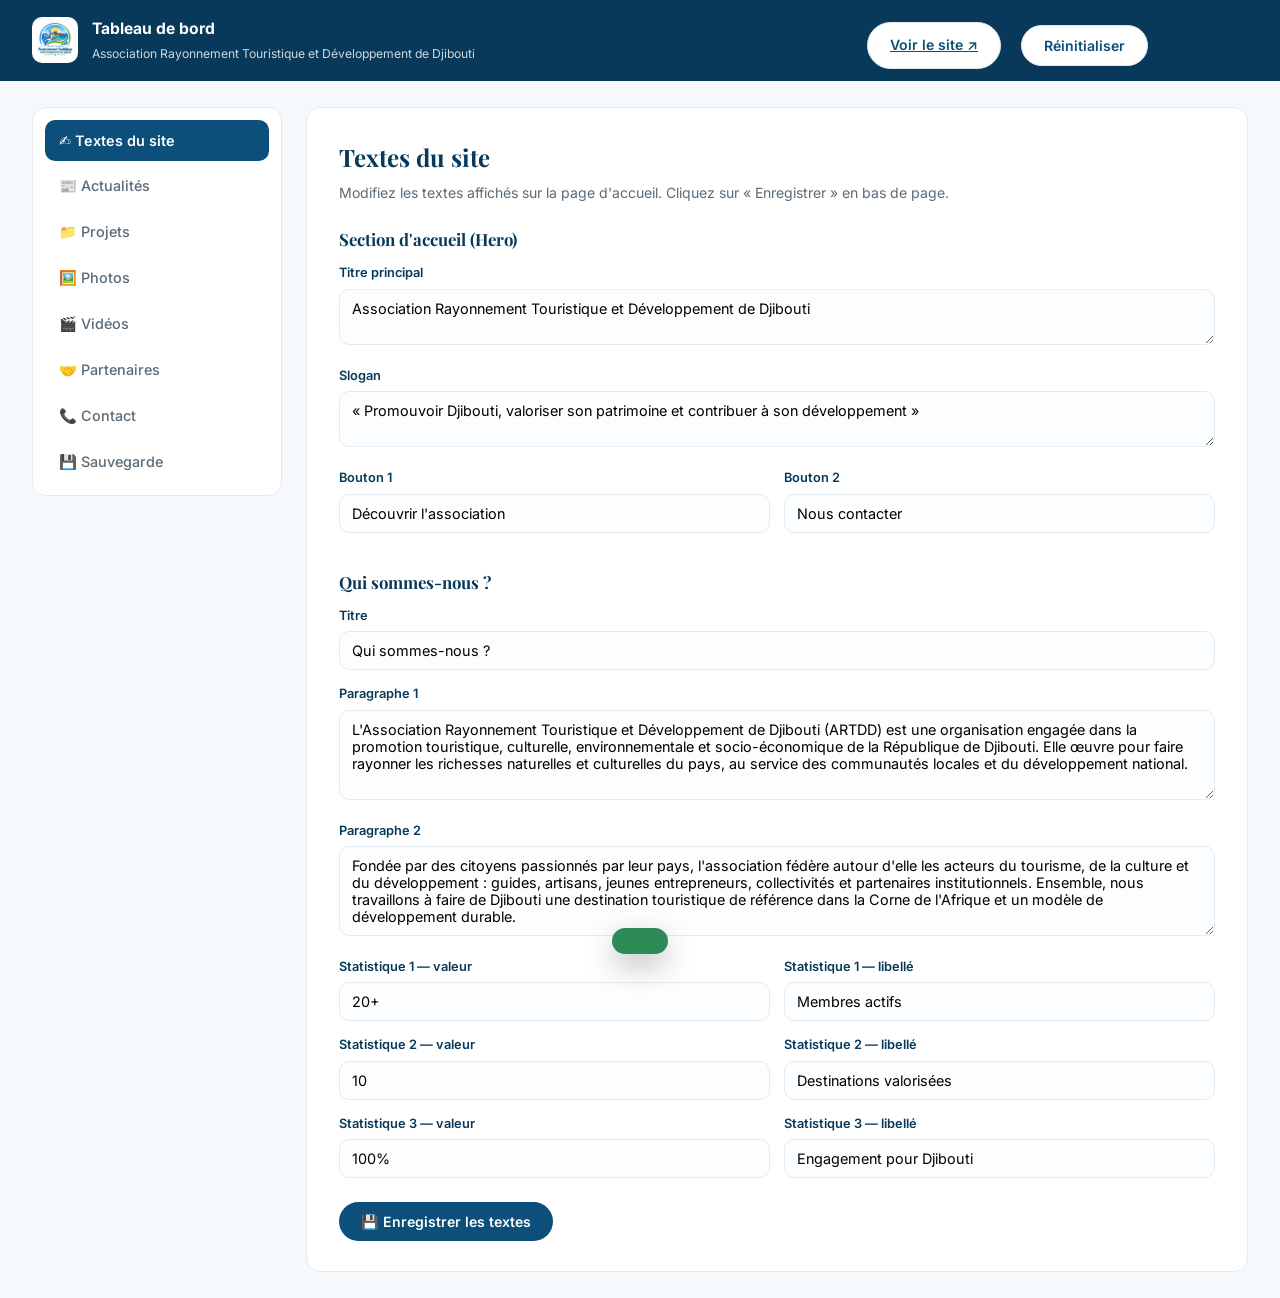
<file: admin.html>
<!DOCTYPE html>
<html lang="fr">
<head>
  <meta charset="UTF-8">
  <meta name="viewport" content="width=device-width, initial-scale=1.0">
  <title>Tableau de bord — ARTD Djibouti</title>
  <meta name="robots" content="noindex, nofollow">
  <link rel="icon" type="image/png" href="assets/logo.png">
  <link href="https://fonts.googleapis.com/css2?family=Inter:wght@400;500;600;700&family=Playfair+Display:wght@600;700&display=swap" rel="stylesheet">
  <link rel="stylesheet" href="css/admin.css">
</head>
<body>

  <header class="admin-topbar">
    <div class="admin-topbar-inner">
      <img src="assets/logo.png" alt="Logo de l'association" class="admin-logo">
      <div>
        <strong>Tableau de bord</strong>
        <span>Association Rayonnement Touristique et Développement de Djibouti</span>
      </div>
      <div class="topbar-actions">
        <a href="index.html" target="_blank" class="admin-btn ghost">Voir le site ↗</a>
        <button class="admin-btn ghost" id="btnReset">Réinitialiser</button>
        <span class="save-state" id="saveState"></span>
      </div>
    </div>
  </header>

  <div class="admin-layout">
    <nav class="admin-side" aria-label="Sections d'administration">
      <button class="side-link active" data-tab="textes">✍️ Textes du site</button>
      <button class="side-link" data-tab="actualites">📰 Actualités</button>
      <button class="side-link" data-tab="projets">📁 Projets</button>
      <button class="side-link" data-tab="galerie">🖼️ Photos</button>
      <button class="side-link" data-tab="videos">🎬 Vidéos</button>
      <button class="side-link" data-tab="partenaires">🤝 Partenaires</button>
      <button class="side-link" data-tab="contact">📞 Contact</button>
      <button class="side-link" data-tab="sauvegarde">💾 Sauvegarde</button>
    </nav>

    <main class="admin-main">

      <!-- ===== TEXTES ===== -->
      <section class="admin-tab active" id="tab-textes">
        <h2>Textes du site</h2>
        <p class="hint">Modifiez les textes affichés sur la page d'accueil. Cliquez sur « Enregistrer » en bas de page.</p>

        <h3>Section d'accueil (Hero)</h3>
        <div class="admin-form">
          <div class="f-group"><label>Titre principal</label><textarea rows="2" data-bind="hero.titre"></textarea></div>
          <div class="f-group"><label>Slogan</label><textarea rows="2" data-bind="hero.slogan"></textarea></div>
          <div class="f-row">
            <div class="f-group"><label>Bouton 1</label><input type="text" data-bind="hero.btn1"></div>
            <div class="f-group"><label>Bouton 2</label><input type="text" data-bind="hero.btn2"></div>
          </div>
        </div>

        <h3>Qui sommes-nous ?</h3>
        <div class="admin-form">
          <div class="f-group"><label>Titre</label><input type="text" data-bind="quiSommesNous.titre"></div>
          <div class="f-group"><label>Paragraphe 1</label><textarea rows="4" data-bind="quiSommesNous.texte1"></textarea></div>
          <div class="f-group"><label>Paragraphe 2</label><textarea rows="4" data-bind="quiSommesNous.texte2"></textarea></div>
          <div class="f-row">
            <div class="f-group"><label>Statistique 1 — valeur</label><input type="text" data-bind="quiSommesNous.stat1.valeur"></div>
            <div class="f-group"><label>Statistique 1 — libellé</label><input type="text" data-bind="quiSommesNous.stat1.libelle"></div>
          </div>
          <div class="f-row">
            <div class="f-group"><label>Statistique 2 — valeur</label><input type="text" data-bind="quiSommesNous.stat2.valeur"></div>
            <div class="f-group"><label>Statistique 2 — libellé</label><input type="text" data-bind="quiSommesNous.stat2.libelle"></div>
          </div>
          <div class="f-row">
            <div class="f-group"><label>Statistique 3 — valeur</label><input type="text" data-bind="quiSommesNous.stat3.valeur"></div>
            <div class="f-group"><label>Statistique 3 — libellé</label><input type="text" data-bind="quiSommesNous.stat3.libelle"></div>
          </div>
        </div>
        <button class="admin-btn primary save-btn" data-savetab="textes">💾 Enregistrer les textes</button>
      </section>

      <!-- ===== ACTUALITES ===== -->
      <section class="admin-tab" id="tab-actualites">
        <h2>Actualités</h2>
        <p class="hint">Ajoutez, modifiez ou supprimez les articles. Astuce : pour une photo, placez le fichier dans <code>assets/img/</code> et indiquez <code>assets/img/mon-image.jpg</code>.</p>
        <div id="actualitesList" class="items-list"></div>
        <button class="admin-btn primary" id="btnAddActu">➕ Ajouter une actualité</button>
        <button class="admin-btn primary save-btn" data-save="actualites">💾 Enregistrer les actualités</button>
      </section>

      <!-- ===== PROJETS ===== -->
      <section class="admin-tab" id="tab-projets">
        <h2>Projets</h2>
        <p class="hint">Renseignez la photo, le titre, la description, la date, le lieu, les partenaires et l'état de chaque projet.</p>
        <div id="projetsList" class="items-list"></div>
        <button class="admin-btn primary" id="btnAddProjet">➕ Ajouter un projet</button>
        <button class="admin-btn primary save-btn" data-save="projets">💾 Enregistrer les projets</button>
      </section>

      <!-- ===== GALERIE ===== -->
      <section class="admin-tab" id="tab-galerie">
        <h2>Photos</h2>
        <p class="hint">Gérez les photos de la galerie. Catégories : <code>tourisme</code>, <code>culture</code>, <code>patrimoine</code>, <code>evenements</code>, <code>activites</code>, <code>paysages</code>.</p>
        <div id="galerieList" class="items-list"></div>
        <button class="admin-btn primary" id="btnAddPhoto">➕ Ajouter une photo</button>
        <button class="admin-btn primary save-btn" data-save="galerie">💾 Enregistrer la galerie</button>
      </section>

      <!-- ===== VIDEOS ===== -->
      <section class="admin-tab" id="tab-videos">
        <h2>Vidéos</h2>
        <p class="hint">Ajoutez les titres et liens (YouTube, etc.) des vidéos de l'association.</p>
        <div id="videosList" class="items-list"></div>
        <button class="admin-btn primary" id="btnAddVideo">➕ Ajouter une vidéo</button>
        <button class="admin-btn primary save-btn" data-save="videos">💾 Enregistrer les vidéos</button>
      </section>

      <!-- ===== PARTENAIRES ===== -->
      <section class="admin-tab" id="tab-partenaires">
        <h2>Partenaires</h2>
        <p class="hint">Nom du partenaire et chemin du logo (optionnel, ex. <code>assets/img/logo-partenaire.png</code>).</p>
        <div id="partenairesList" class="items-list"></div>
        <button class="admin-btn primary" id="btnAddPartenaire">➕ Ajouter un partenaire</button>
        <button class="admin-btn primary save-btn" data-save="partenaires">💾 Enregistrer les partenaires</button>
      </section>

      <!-- ===== CONTACT ===== -->
      <section class="admin-tab" id="tab-contact">
        <h2>Informations de contact</h2>
        <p class="hint">Ces informations s'affichent dans la page Contact et dans le pied de page.</p>
        <div class="admin-form">
          <div class="f-group"><label>Nom complet de l'association</label><input type="text" data-bind="contact.nom"></div>
          <div class="f-row">
            <div class="f-group"><label>Email</label><input type="text" data-bind="contact.email"></div>
            <div class="f-group"><label>Téléphone 1</label><input type="text" data-bind="contact.tel1"></div>
          </div>
          <div class="f-row">
            <div class="f-group"><label>Téléphone 2</label><input type="text" data-bind="contact.tel2"></div>
            <div class="f-group"><label>Horaires</label><input type="text" data-bind="contact.horaires"></div>
          </div>
          <div class="f-group"><label>Adresse du siège</label><input type="text" data-bind="contact.adresse"></div>
          <h3 style="margin:18px 0 8px">Réseaux sociaux (liens)</h3>
          <div class="f-row">
            <div class="f-group"><label>Facebook</label><input type="text" data-bind="contact.facebook" placeholder="https://facebook.com/..."></div>
            <div class="f-group"><label>YouTube</label><input type="text" data-bind="contact.youtube" placeholder="https://youtube.com/..."></div>
          </div>
          <div class="f-row">
            <div class="f-group"><label>Instagram</label><input type="text" data-bind="contact.instagram" placeholder="https://instagram.com/..."></div>
            <div class="f-group"><label>TikTok</label><input type="text" data-bind="contact.tiktok" placeholder="https://tiktok.com/..."></div>
          </div>
          <div class="f-group"><label>X (Twitter)</label><input type="text" data-bind="contact.x" placeholder="https://x.com/..."></div>
        </div>
        <button class="admin-btn primary save-btn" data-savetab="contact">💾 Enregistrer le contact</button>
      </section>

      <!-- ===== SAUVEGARDE ===== -->
      <section class="admin-tab" id="tab-sauvegarde">
        <h2>Sauvegarde & restauration</h2>
        <p class="hint">Exportez vos contenus pour les conserver ou les transférer, puis importez-les sur un autre ordinateur ou après une mise en ligne.</p>
        <div class="sauvegarde-actions">
          <button class="admin-btn primary" id="btnExport">⬇️ Exporter les contenus (JSON)</button>
          <label class="admin-btn ghost file-label">⬆️ Importer un fichier JSON
            <input type="file" id="fileImport" accept=".json" hidden>
          </label>
        </div>
        <div class="warning">
          <strong>Important :</strong> les modifications sont enregistrées dans ce navigateur. Pensez à exporter régulièrement vos contenus.
          Pour publier le site avec vos contenus, remplacez le fichier <code>js/data.js</code> par le fichier exporté (demandez de l'aide technique si besoin).
        </div>
      </section>

    </main>
  </div>

  <div class="toast" id="toast"></div>

  <script src="js/data.js"></script>
  <script src="js/admin.js"></script>
</body>
</html>
</file>
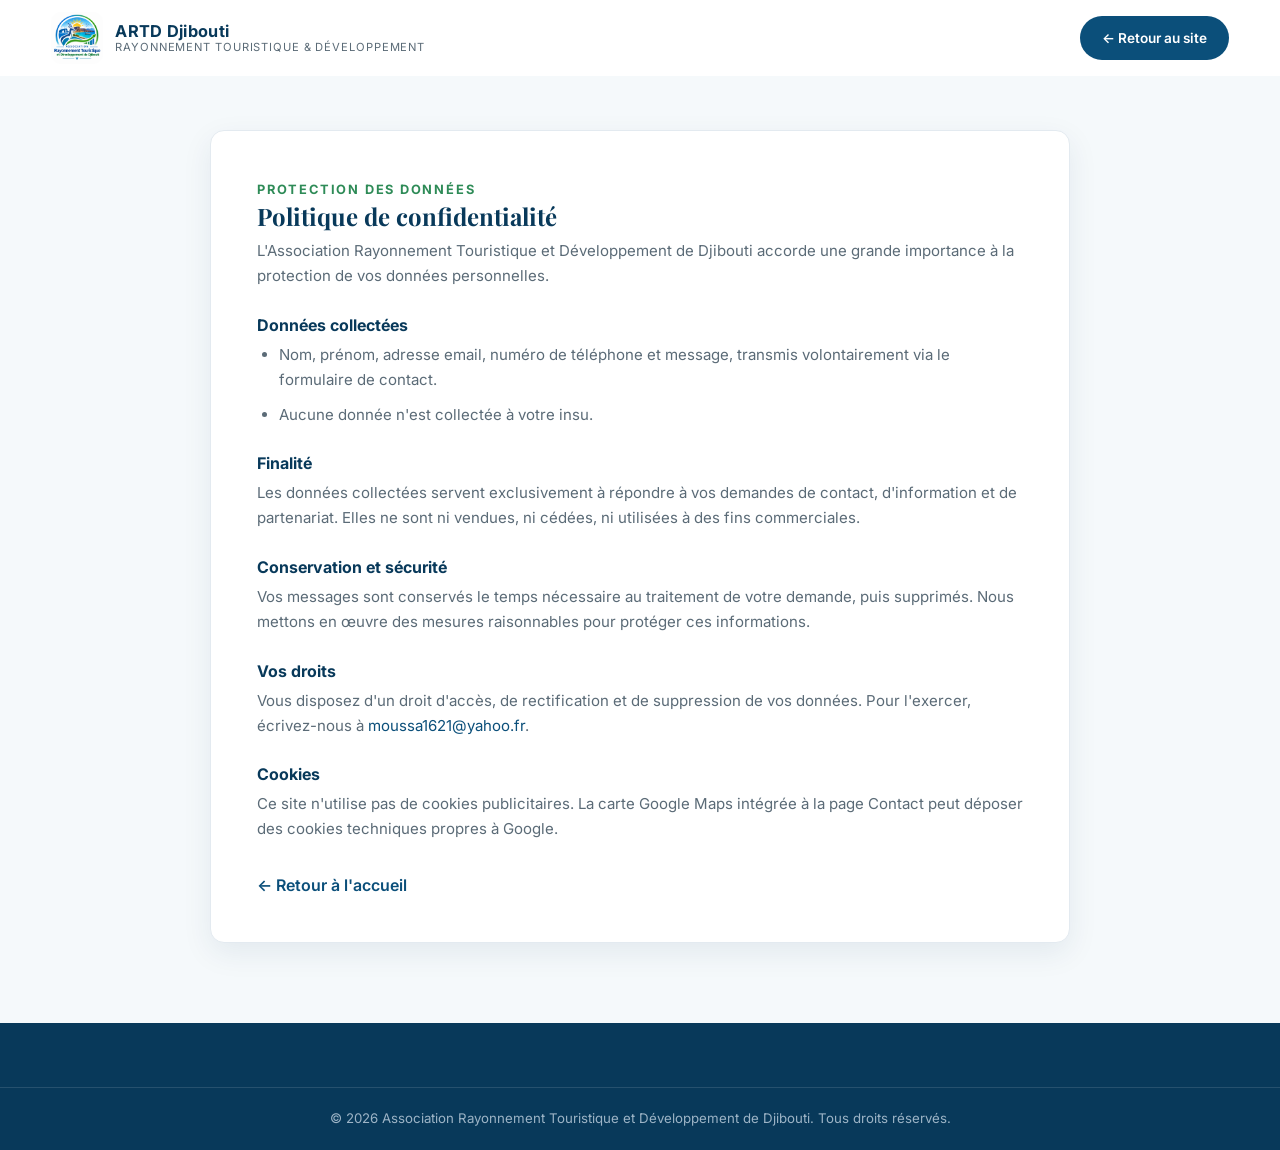
<file: confidentialite.html>
<!DOCTYPE html>
<html lang="fr">
<head>
  <meta charset="UTF-8">
  <meta name="viewport" content="width=device-width, initial-scale=1.0">
  <title>Politique de confidentialité — Association Rayonnement Touristique et Développement de Djibouti</title>
  <meta name="robots" content="index, follow">
  <link rel="icon" type="image/png" href="assets/logo.png">
  <link href="https://fonts.googleapis.com/css2?family=Inter:wght@400;500;600;700&family=Playfair+Display:wght@600;700&display=swap" rel="stylesheet">
  <link rel="stylesheet" href="css/style.css">
  <style>
    .legal-wrap{padding:130px 0 80px}
    .legal-card{background:#fff;border:1px solid var(--line);border-radius:14px;box-shadow:var(--shadow);padding:44px 46px;max-width:860px;margin:0 auto}
    .legal-card h2{margin-bottom:8px}
    .legal-card .kicker{margin-bottom:0}
    .legal-card h3{font-family:var(--font-body);font-size:1rem;margin:26px 0 8px}
    .legal-card p, .legal-card li{color:var(--muted);font-size:.94rem;margin-bottom:10px}
    .legal-card ul{list-style:disc;padding-left:22px}
    .back-link{display:inline-block;margin:20px 0 0;font-weight:600}
  </style>
</head>
<body>

  <header class="site-header">
    <div class="header-inner container">
      <a href="index.html" class="brand">
        <img src="assets/logo.png" alt="Logo de l'association" class="brand-logo">
        <span class="brand-text">
          <strong>ARTD&nbsp;Djibouti</strong>
          <small>Rayonnement Touristique &amp; Développement</small>
        </span>
      </a>
      <a href="index.html" class="btn btn-blue btn-header">← Retour au site</a>
    </div>
  </header>

  <main class="legal-wrap section-alt">
    <div class="container">
      <article class="legal-card">
        <span class="kicker">Protection des données</span>
        <h2>Politique de confidentialité</h2>
        <p>L'Association Rayonnement Touristique et Développement de Djibouti accorde une grande importance à la protection de vos données personnelles.</p>
        <h3>Données collectées</h3>
        <ul>
          <li>Nom, prénom, adresse email, numéro de téléphone et message, transmis volontairement via le formulaire de contact.</li>
          <li>Aucune donnée n'est collectée à votre insu.</li>
        </ul>
        <h3>Finalité</h3>
        <p>Les données collectées servent exclusivement à répondre à vos demandes de contact, d'information et de partenariat. Elles ne sont ni vendues, ni cédées, ni utilisées à des fins commerciales.</p>
        <h3>Conservation et sécurité</h3>
        <p>Vos messages sont conservés le temps nécessaire au traitement de votre demande, puis supprimés. Nous mettons en œuvre des mesures raisonnables pour protéger ces informations.</p>
        <h3>Vos droits</h3>
        <p>Vous disposez d'un droit d'accès, de rectification et de suppression de vos données. Pour l'exercer, écrivez-nous à <a href="mailto:moussa1621@yahoo.fr">moussa1621@yahoo.fr</a>.</p>
        <h3>Cookies</h3>
        <p>Ce site n'utilise pas de cookies publicitaires. La carte Google Maps intégrée à la page Contact peut déposer des cookies techniques propres à Google.</p>
        <a class="back-link" href="index.html">← Retour à l'accueil</a>
      </article>
    </div>
  </main>

  <footer class="site-footer">
    <div class="footer-bottom">
      <div class="container">
        <p>© 2026 Association Rayonnement Touristique et Développement de Djibouti. Tous droits réservés.</p>
      </div>
    </div>
  </footer>

</body>
</html>
</file>
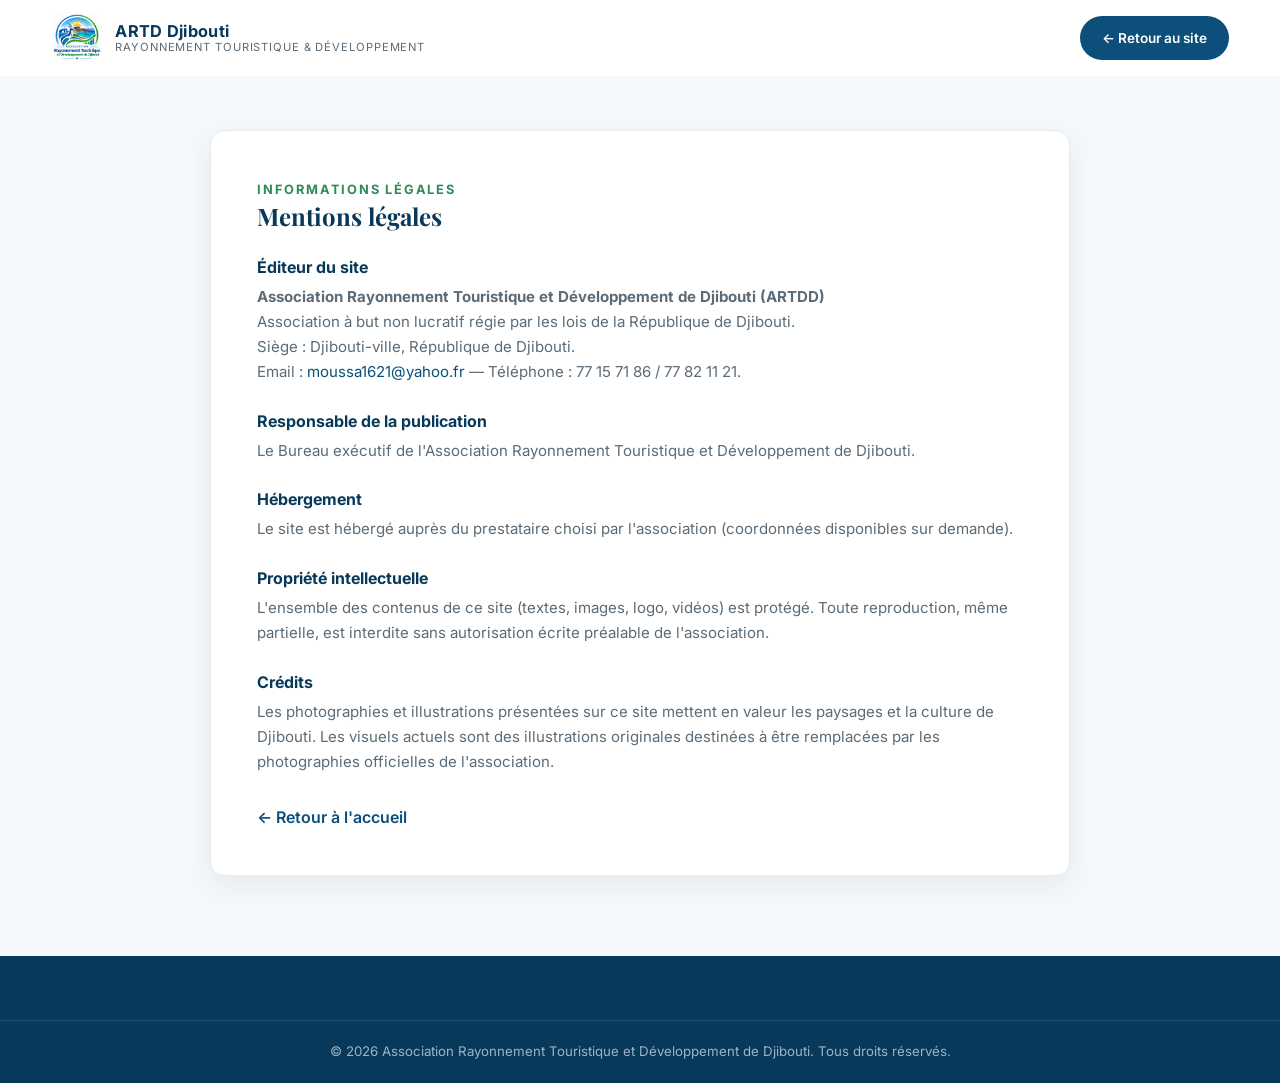
<file: mentions-legales.html>
<!DOCTYPE html>
<html lang="fr">
<head>
  <meta charset="UTF-8">
  <meta name="viewport" content="width=device-width, initial-scale=1.0">
  <title>Mentions légales — Association Rayonnement Touristique et Développement de Djibouti</title>
  <meta name="robots" content="index, follow">
  <link rel="icon" type="image/png" href="assets/logo.png">
  <link href="https://fonts.googleapis.com/css2?family=Inter:wght@400;500;600;700&family=Playfair+Display:wght@600;700&display=swap" rel="stylesheet">
  <link rel="stylesheet" href="css/style.css">
  <style>
    .legal-wrap{padding:130px 0 80px}
    .legal-card{background:#fff;border:1px solid var(--line);border-radius:14px;box-shadow:var(--shadow);padding:44px 46px;max-width:860px;margin:0 auto}
    .legal-card h2{margin-bottom:8px}
    .legal-card .kicker{margin-bottom:0}
    .legal-card h3{font-family:var(--font-body);font-size:1rem;margin:26px 0 8px}
    .legal-card p, .legal-card li{color:var(--muted);font-size:.94rem;margin-bottom:10px}
    .legal-card ul{list-style:disc;padding-left:22px}
    .back-link{display:inline-block;margin:20px 0 0;font-weight:600}
  </style>
</head>
<body>

  <header class="site-header">
    <div class="header-inner container">
      <a href="index.html" class="brand">
        <img src="assets/logo.png" alt="Logo de l'association" class="brand-logo">
        <span class="brand-text">
          <strong>ARTD&nbsp;Djibouti</strong>
          <small>Rayonnement Touristique &amp; Développement</small>
        </span>
      </a>
      <a href="index.html" class="btn btn-blue btn-header">← Retour au site</a>
    </div>
  </header>

  <main class="legal-wrap section-alt">
    <div class="container">
      <article class="legal-card">
        <span class="kicker">Informations légales</span>
        <h2>Mentions légales</h2>
        <h3>Éditeur du site</h3>
        <p><strong>Association Rayonnement Touristique et Développement de Djibouti (ARTDD)</strong><br>
        Association à but non lucratif régie par les lois de la République de Djibouti.<br>
        Siège : Djibouti-ville, République de Djibouti.<br>
        Email : <a href="mailto:moussa1621@yahoo.fr">moussa1621@yahoo.fr</a> — Téléphone : 77 15 71 86 / 77 82 11 21.</p>
        <h3>Responsable de la publication</h3>
        <p>Le Bureau exécutif de l'Association Rayonnement Touristique et Développement de Djibouti.</p>
        <h3>Hébergement</h3>
        <p>Le site est hébergé auprès du prestataire choisi par l'association (coordonnées disponibles sur demande).</p>
        <h3>Propriété intellectuelle</h3>
        <p>L'ensemble des contenus de ce site (textes, images, logo, vidéos) est protégé. Toute reproduction, même partielle, est interdite sans autorisation écrite préalable de l'association.</p>
        <h3>Crédits</h3>
        <p>Les photographies et illustrations présentées sur ce site mettent en valeur les paysages et la culture de Djibouti. Les visuels actuels sont des illustrations originales destinées à être remplacées par les photographies officielles de l'association.</p>
        <a class="back-link" href="index.html">← Retour à l'accueil</a>
      </article>
    </div>
  </main>

  <footer class="site-footer">
    <div class="footer-bottom">
      <div class="container">
        <p>© 2026 Association Rayonnement Touristique et Développement de Djibouti. Tous droits réservés.</p>
      </div>
    </div>
  </footer>

</body>
</html>
</file>
<file: css/admin.css>
/* =========================================================
   ARTD Djibouti — Tableau de bord administrateur
   ========================================================= */
:root{
  --blue-deep:#08395a;--blue:#0b4f7a;--green:#2e8b57;--gold:#f2b705;
  --ink:#182833;--muted:#5b6b77;--line:#e3eaf0;--bg:#f5f9fb;
}
*{margin:0;padding:0;box-sizing:border-box}
body{font-family:'Inter','Segoe UI',system-ui,sans-serif;color:var(--ink);background:var(--bg);line-height:1.6;font-size:15px}
h1,h2,h3{font-family:'Playfair Display',Georgia,serif;color:var(--blue-deep)}
h2{margin-bottom:6px;font-size:1.5rem}
h3{font-size:1.05rem;margin-top:22px}

/* Topbar */
.admin-topbar{background:var(--blue-deep);color:#fff;padding:12px 0;position:sticky;top:0;z-index:50}
.admin-topbar-inner{width:min(1400px,95%);margin:0 auto;display:flex;align-items:center;gap:14px}
.admin-logo{width:46px;height:46px;object-fit:contain;background:#fff;border-radius:10px;padding:4px}
.admin-topbar strong{display:block;font-size:.98rem}
.admin-topbar span{font-size:.76rem;opacity:.8}
.topbar-actions{margin-left:auto;display:flex;gap:10px;align-items:center}
.save-state{font-size:.78rem;color:var(--gold);min-width:80px;text-align:right}

/* Layout */
.admin-layout{width:min(1400px,95%);margin:26px auto;display:grid;grid-template-columns:250px 1fr;gap:24px;align-items:start}
.admin-side{background:#fff;border:1px solid var(--line);border-radius:14px;padding:12px;display:flex;flex-direction:column;gap:4px;position:sticky;top:84px}
.side-link{background:none;border:0;text-align:left;padding:12px 14px;border-radius:10px;font-size:.9rem;font-weight:500;color:var(--muted);cursor:pointer;font-family:inherit;transition:background .2s,color .2s}
.side-link:hover{background:var(--bg);color:var(--blue)}
.side-link.active{background:var(--blue);color:#fff;font-weight:600}

.admin-main{background:#fff;border:1px solid var(--line);border-radius:14px;padding:30px 32px;min-height:70vh}
.admin-tab{display:none}
.admin-tab.active{display:block;animation:fade .35s ease}
@keyframes fade{from{opacity:0;transform:translateY(8px)}to{opacity:1;transform:none}}
.hint{color:var(--muted);font-size:.88rem;margin-bottom:20px}
.hint code{background:var(--bg);padding:2px 7px;border-radius:6px;font-size:.82rem;color:var(--blue)}

/* Formulaires */
.admin-form{margin-top:10px}
.f-row{display:grid;grid-template-columns:1fr 1fr;gap:14px}
.f-group{margin-bottom:14px}
.f-group label{display:block;font-size:.8rem;font-weight:600;color:var(--blue-deep);margin-bottom:5px}
.f-group input,.f-group textarea{width:100%;padding:10px 12px;border:1.5px solid var(--line);border-radius:10px;font-family:inherit;font-size:.9rem;background:#fbfdfe;transition:border-color .2s}
.f-group input:focus,.f-group textarea:focus{outline:none;border-color:var(--blue);box-shadow:0 0 0 3px rgba(11,79,122,.1)}

/* Listes d'éléments (actualités, projets, etc.) */
.items-list{display:flex;flex-direction:column;gap:14px;margin-bottom:18px}
.item-card{border:1.5px solid var(--line);border-radius:14px;padding:18px;background:#fbfdfe}
.item-head{display:flex;align-items:center;gap:14px;margin-bottom:12px}
.item-head img{width:74px;height:54px;object-fit:cover;border-radius:8px;border:1px solid var(--line);background:var(--bg)}
.item-head .ph{width:74px;height:54px;border-radius:8px;background:linear-gradient(135deg,#eaf3f9,#e9f6ef);display:flex;align-items:center;justify-content:center;font-size:1.4rem}
.item-head .head-txt{flex:1;font-weight:600;font-size:.92rem;color:var(--blue-deep)}
.item-del{background:none;border:0;color:#c0392b;font-size:1.35rem;cursor:pointer;padding:4px 8px;border-radius:8px;transition:background .2s}
.item-del:hover{background:#fdeceb}
.item-fields{display:grid;grid-template-columns:1fr 1fr;gap:12px}
.item-fields .wide{grid-column:1 / -1}
.item-fields input,.item-fields textarea,.item-fields select{width:100%;padding:9px 11px;border:1.5px solid var(--line);border-radius:9px;font-family:inherit;font-size:.86rem;background:#fff}
.item-fields textarea{resize:vertical}

/* Boutons */
.admin-btn{display:inline-flex;align-items:center;gap:8px;padding:11px 22px;border-radius:999px;font-weight:600;font-size:.88rem;border:0;cursor:pointer;font-family:inherit;transition:all .25s;margin-right:10px;margin-top:10px}
.admin-btn.primary{background:var(--blue);color:#fff}
.admin-btn.primary:hover{background:var(--blue-deep)}
.admin-btn.ghost{background:#fff;color:var(--blue);border:1.5px solid var(--line)}
.admin-btn.ghost:hover{border-color:var(--blue)}
.file-label{display:inline-flex;cursor:pointer}
.save-btn{background:var(--green);color:#fff}
.save-btn:hover{background:#22714a}

/* Sauvegarde */
.sauvegarde-actions{margin:14px 0 22px}
.warning{background:#fdf5d8;border:1px solid #f0dfa0;border-radius:12px;padding:16px 18px;font-size:.86rem;color:#6b5a10}
.warning code{background:#fff;padding:1px 6px;border-radius:5px}

/* Toast */
.toast{position:fixed;bottom:26px;left:50%;transform:translate(-50%,80px);background:var(--green);color:#fff;padding:13px 28px;border-radius:999px;font-weight:600;font-size:.9rem;box-shadow:0 12px 30px rgba(0,0,0,.25);transition:transform .35s ease;z-index:100}
.toast.show{transform:translate(-50%,0)}

@media (max-width:900px){
  .admin-layout{grid-template-columns:1fr}
  .admin-side{flex-direction:row;overflow-x:auto;position:static}
  .side-link{white-space:nowrap}
  .admin-main{padding:22px 18px}
  .f-row,.item-fields{grid-template-columns:1fr}
  .admin-topbar span{display:none}
  .save-state{display:none}
}
</file>
<file: css/style.css>
/* =========================================================
   ARTD Djibouti — Feuille de style principale
   Palette : Bleu (mer/ciel) · Vert (développement) · Or (rayonnement)
   ========================================================= */

:root{
  --blue-deep:#08395a;
  --blue:#0b4f7a;
  --blue-mid:#14608a;
  --blue-soft:#eaf3f9;
  --green:#2e8b57;
  --green-soft:#e9f6ef;
  --gold:#f2b705;
  --gold-deep:#d99e00;
  --ink:#182833;
  --muted:#5b6b77;
  --line:#e3eaf0;
  --bg:#ffffff;
  --bg-alt:#f5f9fb;
  --shadow:0 10px 30px rgba(8,57,90,.08);
  --shadow-lg:0 18px 50px rgba(8,57,90,.14);
  --radius:14px;
  --font-title:'Playfair Display',Georgia,serif;
  --font-body:'Inter','Segoe UI',system-ui,-apple-system,sans-serif;
}

*{margin:0;padding:0;box-sizing:border-box}
html{scroll-behavior:smooth;scroll-padding-top:90px}
body{font-family:var(--font-body);color:var(--ink);background:var(--bg);line-height:1.65;font-size:16px}
img{max-width:100%;display:block}
a{color:var(--blue);text-decoration:none}
ul{list-style:none}
.container{width:min(1180px,92%);margin:0 auto}

::selection{background:var(--gold);color:#fff}

/* ---------- Typo ---------- */
h1,h2,h3,h4{font-family:var(--font-title);color:var(--blue-deep);line-height:1.25}
.kicker{display:inline-block;font-size:.8rem;font-weight:700;letter-spacing:.14em;text-transform:uppercase;color:var(--green);margin-bottom:10px}
.section{padding:88px 0}
.section-alt{background:var(--bg-alt)}
.section-head{text-align:center;max-width:720px;margin:0 auto 52px}
.section-title{font-size:clamp(1.6rem,3.2vw,2.3rem);margin-bottom:14px}
.section-sub{color:var(--muted);font-size:1.02rem}

/* ---------- Boutons ---------- */
.btn{display:inline-flex;align-items:center;justify-content:center;gap:8px;padding:12px 26px;border-radius:999px;font-weight:600;font-size:.95rem;border:2px solid transparent;cursor:pointer;transition:all .25s ease;font-family:var(--font-body)}
.btn-gold{background:var(--gold);color:#3a2c00}
.btn-gold:hover{background:var(--gold-deep);transform:translateY(-2px);box-shadow:0 10px 24px rgba(242,183,5,.35)}
.btn-blue{background:var(--blue);color:#fff}
.btn-blue:hover{background:var(--blue-deep);transform:translateY(-2px);box-shadow:0 10px 24px rgba(11,79,122,.3)}
.btn-outline{background:rgba(255,255,255,.08);color:#fff;border-color:rgba(255,255,255,.7)}
.btn-outline:hover{background:#fff;color:var(--blue-deep)}
.btn-full{width:100%}
.btn-lg{padding:15px 34px;font-size:1rem}
.btn-header{padding:9px 20px;font-size:.85rem}
.btn-sm{padding:8px 18px;font-size:.83rem}

/* ---------- Header sticky ---------- */
.site-header{position:fixed;top:0;left:0;right:0;z-index:1000;background:#fff;transition:box-shadow .3s ease,background .3s ease}
.site-header.scrolled{box-shadow:0 4px 24px rgba(8,57,90,.12)}
.header-inner{display:flex;align-items:center;gap:20px;min-height:76px}
.brand{display:flex;align-items:center;gap:12px;margin-right:auto}
.brand-logo{width:52px;height:52px;object-fit:contain;border-radius:10px}
.brand-text{display:flex;flex-direction:column;line-height:1.15}
.brand-text strong{color:var(--blue-deep);font-size:1.02rem;letter-spacing:.02em}
.brand-text small{color:var(--muted);font-size:.7rem;text-transform:uppercase;letter-spacing:.08em}
.main-nav ul{display:flex;gap:2px}
.main-nav a{display:block;padding:10px 12px;font-size:.86rem;font-weight:500;color:var(--muted);border-radius:8px;transition:color .2s,background .2s}
.main-nav a:hover{color:var(--blue)}
.nav-link.active{color:var(--blue);font-weight:600}
.site-header.scrolled .nav-link.active{box-shadow:inset 0 -2px 0 var(--gold)}

.nav-toggle{display:none;flex-direction:column;gap:5px;background:none;border:0;cursor:pointer;padding:6px}
.nav-toggle span{width:26px;height:2.5px;background:var(--blue-deep);border-radius:2px;transition:all .3s}
.nav-toggle.open span:nth-child(1){transform:translateY(7.5px) rotate(45deg)}
.nav-toggle.open span:nth-child(2){opacity:0}
.nav-toggle.open span:nth-child(3){transform:translateY(-7.5px) rotate(-45deg)}

/* ---------- Hero ---------- */
.hero{position:relative;min-height:92vh;display:flex;align-items:center;justify-content:center;text-align:center;overflow:hidden;color:#fff}
.hero-bg{position:absolute;inset:0;background:url("../img/photos/hero.jpg") center/cover no-repeat;transform:scale(1.05);animation:heroZoom 18s ease-in-out infinite alternate}
@keyframes heroZoom{from{transform:scale(1.05)}to{transform:scale(1.14)}}
.hero-overlay{position:absolute;inset:0;background:linear-gradient(180deg,rgba(8,40,60,.72) 0%,rgba(8,40,60,.45) 45%,rgba(8,57,90,.78) 100%)}
.hero-content{position:relative;z-index:2;padding:140px 0 80px}
.hero-badge{display:inline-block;padding:7px 18px;border:1px solid rgba(255,255,255,.45);border-radius:999px;font-size:.78rem;letter-spacing:.18em;text-transform:uppercase;background:rgba(255,255,255,.08);backdrop-filter:blur(4px);margin-bottom:26px}
.hero h1{color:#fff;font-size:clamp(1.7rem,4.6vw,3.3rem);max-width:19ch;margin:0 auto 22px;text-shadow:0 4px 30px rgba(0,0,0,.35)}
.hero-slogan{font-size:clamp(1rem,2.2vw,1.3rem);color:#f4f0e2;font-style:italic;max-width:46ch;margin:0 auto 38px;font-family:var(--font-title)}
.hero-actions{display:flex;gap:16px;justify-content:center;flex-wrap:wrap}
.hero-scroll{position:absolute;left:50%;bottom:26px;transform:translateX(-50%);color:#fff;font-size:1.3rem;opacity:.8;animation:bounce 2s infinite;z-index:2}
@keyframes bounce{0%,100%{transform:translate(-50%,0)}50%{transform:translate(-50%,8px)}}

/* ---------- Grilles & cartes ---------- */
.grid{display:grid;gap:26px}
.grid-2{grid-template-columns:repeat(2,1fr)}
.grid-3{grid-template-columns:repeat(3,1fr)}
.grid-4{grid-template-columns:repeat(4,1fr)}

.card{background:#fff;border:1px solid var(--line);border-radius:var(--radius);box-shadow:var(--shadow);transition:transform .3s ease,box-shadow .3s ease;overflow:hidden}
.card:hover{transform:translateY(-6px);box-shadow:var(--shadow-lg)}

/* Piliers */
.pilier-card{padding:30px 26px;text-align:left}
.pilier-card .ic{font-size:1.9rem;width:62px;height:62px;display:flex;align-items:center;justify-content:center;border-radius:16px;background:var(--blue-soft);margin-bottom:18px}
.pilier-card:nth-child(2n) .ic{background:var(--green-soft)}
.pilier-card:nth-child(3n) .ic{background:#fdf5d8}
.pilier-card h3{font-size:1.08rem;margin-bottom:10px;font-family:var(--font-body);font-weight:700;color:var(--blue-deep)}
.pilier-card p{color:var(--muted);font-size:.92rem}

/* Missions */
.mission-card{padding:28px 24px;text-align:center;position:relative}
.mission-card::after{content:"";position:absolute;left:0;bottom:0;width:100%;height:3px;background:linear-gradient(90deg,var(--blue),var(--green),var(--gold));transform:scaleX(0);transform-origin:left;transition:transform .35s ease}
.mission-card:hover::after{transform:scaleX(1)}
.mission-card .ic{font-size:2rem;margin-bottom:14px}
.mission-card h3{font-size:1rem;font-family:var(--font-body);font-weight:700;color:var(--blue-deep);margin-bottom:8px}
.mission-card p{color:var(--muted);font-size:.88rem}

/* Qui sommes-nous */
.about-grid{align-items:center}
.about-media{position:relative}
.about-img{border-radius:var(--radius);box-shadow:var(--shadow-lg);width:100%;aspect-ratio:4/3;object-fit:cover}
.about-badge{position:absolute;left:22px;bottom:-26px;background:#fff;border-radius:12px;box-shadow:var(--shadow-lg);display:flex;align-items:center;gap:14px;padding:14px 20px;max-width:calc(100% - 44px)}
.about-badge img{width:44px;height:44px;object-fit:contain}
.about-badge strong{display:block;font-size:.9rem;color:var(--blue-deep)}
.about-badge span{font-size:.78rem;color:var(--muted)}
.about-text .section-title{text-align:left;margin-bottom:16px}
.about-text p{color:var(--muted);margin-bottom:14px}
.stats{display:flex;gap:26px;margin:26px 0 30px;flex-wrap:wrap}
.stat b{display:block;font-size:1.7rem;font-family:var(--font-title);color:var(--green)}
.stat span{font-size:.82rem;color:var(--muted)}

/* Destinations */
.dest-card{display:flex;flex-direction:column}
.dest-card img{aspect-ratio:16/10;object-fit:cover;width:100%}
.dest-body{padding:22px 22px 24px;flex:1;display:flex;flex-direction:column}
.dest-body h3{font-size:1.12rem;margin-bottom:8px}
.dest-body p{color:var(--muted);font-size:.9rem;margin-bottom:16px;flex:1}

/* Bandeau patrimoine */
.patrimoine-band{background:linear-gradient(160deg,var(--blue-deep) 0%,var(--blue) 55%,#0d5a48 100%)}
.patrimoine-card{background:rgba(255,255,255,.07);border:1px solid rgba(255,255,255,.16);backdrop-filter:blur(6px);padding:28px 24px;border-radius:var(--radius);transition:transform .3s ease,background .3s ease}
.patrimoine-card:hover{transform:translateY(-6px);background:rgba(255,255,255,.13)}
.patrimoine-card .ic{font-size:1.7rem;margin-bottom:12px}
.patrimoine-card h3{color:#fff;font-size:1.02rem;font-family:var(--font-body);font-weight:700;margin-bottom:8px}
.patrimoine-card p{color:#cfe0ec;font-size:.88rem}

/* Projets */
.projet-card{display:flex;flex-direction:column}
.projet-card img{aspect-ratio:16/9;object-fit:cover;width:100%}
.projet-body{padding:22px;flex:1;display:flex;flex-direction:column}
.projet-meta{display:flex;flex-wrap:wrap;gap:8px;margin-bottom:12px}
.chip{display:inline-block;font-size:.72rem;font-weight:600;padding:4px 12px;border-radius:999px;background:var(--blue-soft);color:var(--blue)}
.chip.vert{background:var(--green-soft);color:#1e6b41}
.chip.or{background:#fdf3d3;color:#8a6c00}
.projet-body h3{font-size:1.05rem;margin-bottom:10px}
.projet-body p{color:var(--muted);font-size:.89rem;margin-bottom:12px;flex:1}
.projet-detail{font-size:.82rem;color:var(--muted);border-top:1px solid var(--line);padding-top:12px;margin-top:auto}
.projet-detail b{color:var(--blue-deep)}

/* Actualités */
.actu-card{display:flex;flex-direction:column}
.actu-card img{aspect-ratio:16/9;object-fit:cover;width:100%}
.actu-body{padding:22px;flex:1;display:flex;flex-direction:column}
.actu-date{font-size:.78rem;color:var(--gold-deep);font-weight:600;text-transform:uppercase;letter-spacing:.06em;margin-bottom:8px}
.actu-body h3{font-size:1.05rem;margin-bottom:10px}
.actu-body p{color:var(--muted);font-size:.9rem;margin-bottom:16px;flex:1}

/* Galerie */
.filter-bar{display:flex;flex-wrap:wrap;justify-content:center;gap:10px;margin-bottom:36px}
.filter-btn{padding:9px 20px;border-radius:999px;border:1.5px solid var(--line);background:#fff;color:var(--muted);font-weight:600;font-size:.83rem;cursor:pointer;transition:all .25s}
.filter-btn:hover{border-color:var(--blue);color:var(--blue)}
.filter-btn.active{background:var(--blue);border-color:var(--blue);color:#fff}
.galerie-grid{display:grid;grid-template-columns:repeat(4,1fr);gap:16px}
.galerie-item{position:relative;border-radius:12px;overflow:hidden;cursor:pointer;aspect-ratio:4/3}
.galerie-item img{width:100%;height:100%;object-fit:cover;transition:transform .45s ease}
.galerie-item:hover img{transform:scale(1.08)}
.galerie-item figcaption{position:absolute;inset:auto 0 0 0;padding:26px 14px 12px;background:linear-gradient(transparent,rgba(8,40,60,.85));color:#fff;font-size:.83rem;font-weight:600;opacity:0;transition:opacity .3s}
.galerie-item:hover figcaption{opacity:1}
.galerie-item.hidden{display:none}

/* Vidéos */
.video-card{padding:26px;position:relative}
.video-card .play{width:56px;height:56px;border-radius:50%;background:var(--gold);color:#3a2c00;display:flex;align-items:center;justify-content:center;font-size:1.2rem;margin-bottom:16px;box-shadow:0 8px 20px rgba(242,183,5,.4)}
.video-card h3{font-size:1rem;font-family:var(--font-body);font-weight:700}
.video-card p{color:var(--muted);font-size:.87rem;margin-top:6px}

/* Partenaires */
.partenaires-grid{display:grid;grid-template-columns:repeat(4,1fr);gap:18px}
.partenaire{background:#fff;border:1px solid var(--line);border-radius:12px;padding:26px 16px;text-align:center;box-shadow:0 4px 14px rgba(8,57,90,.05);transition:transform .25s,box-shadow .25s}
.partenaire:hover{transform:translateY(-4px);box-shadow:var(--shadow)}
.partenaire img{width:64px;height:64px;object-fit:contain;margin:0 auto 12px}
.partenaire .ph{width:64px;height:64px;margin:0 auto 12px;border-radius:50%;background:linear-gradient(135deg,var(--blue-soft),var(--green-soft));display:flex;align-items:center;justify-content:center;color:var(--blue);font-family:var(--font-title);font-weight:700;font-size:1.25rem}
.partenaire span{font-size:.85rem;font-weight:600;color:var(--blue-deep)}

/* Contact */
.contact-grid{display:grid;grid-template-columns:1fr 1.25fr;gap:30px;margin-bottom:30px}
.contact-info{background:linear-gradient(165deg,var(--blue-deep),var(--blue-mid));border-radius:var(--radius);padding:36px 30px;color:#dcebf5}
.contact-info h3{color:#fff;font-family:var(--font-body);font-size:1.15rem;margin-bottom:22px}
.contact-info strong{color:#fff}
.ci-item{display:flex;gap:14px;margin-bottom:20px;align-items:flex-start;font-size:.92rem}
.ci-item .ic{flex:0 0 38px;height:38px;border-radius:10px;background:rgba(255,255,255,.12);display:flex;align-items:center;justify-content:center;font-size:1.05rem}
.contact-form-card{background:#fff;border:1px solid var(--line);border-radius:var(--radius);box-shadow:var(--shadow);padding:34px 32px}
.contact-form-card h3{font-family:var(--font-body);font-size:1.15rem;margin-bottom:20px}
.form-row{display:grid;grid-template-columns:1fr 1fr;gap:16px}
.form-group{margin-bottom:16px}
.form-group label{display:block;font-size:.82rem;font-weight:600;color:var(--blue-deep);margin-bottom:6px}
.form-group input,.form-group textarea{width:100%;padding:12px 14px;border:1.5px solid var(--line);border-radius:10px;font-family:var(--font-body);font-size:.92rem;color:var(--ink);transition:border-color .2s,box-shadow .2s;background:#fbfdfe}
.form-group input:focus,.form-group textarea:focus{outline:none;border-color:var(--blue);box-shadow:0 0 0 3px rgba(20,96,138,.12)}
.form-note{margin-top:14px;font-size:.85rem;font-weight:600}
.form-note.ok{color:var(--green)}
.form-note.err{color:#c0392b}
.map-card{border-radius:var(--radius);overflow:hidden;box-shadow:var(--shadow);border:1px solid var(--line)}
.map-card iframe{width:100%;height:380px;border:0;display:block}

/* ---------- Footer ---------- */
.site-footer{background:var(--blue-deep);color:#c9d9e6;padding:64px 0 0}
.footer-grid{display:grid;grid-template-columns:1.4fr 1fr 1fr 1fr;gap:36px;padding-bottom:44px}
.footer-brand .footer-logo{width:64px;height:64px;object-fit:contain;background:#fff;border-radius:12px;padding:6px;margin-bottom:16px}
.footer-brand strong{display:block;color:#fff;font-size:.95rem;line-height:1.4;margin-bottom:10px}
.footer-brand p{font-size:.86rem;color:#9db4c6}
.footer-col h4{color:#fff;font-family:var(--font-body);font-size:.9rem;letter-spacing:.08em;text-transform:uppercase;margin-bottom:16px}
.footer-col ul li{margin-bottom:9px}
.footer-col ul a{color:#c9d9e6;font-size:.88rem;transition:color .2s}
.footer-col ul a:hover{color:var(--gold)}
.footer-contact-item{font-size:.88rem;margin-bottom:10px;display:flex;gap:10px}
.footer-contact-item .ic{flex:0 0 auto}
.social-row{display:flex;gap:10px;flex-wrap:wrap}
.social-row a{width:40px;height:40px;border-radius:10px;background:rgba(255,255,255,.09);display:flex;align-items:center;justify-content:center;transition:background .25s,transform .25s}
.social-row a:hover{background:var(--gold);transform:translateY(-3px)}
.social-row svg{width:18px;height:18px;fill:#fff}
.social-row a:hover svg{fill:#3a2c00}
.footer-bottom{border-top:1px solid rgba(255,255,255,.12);padding:20px 0}
.footer-bottom p{color:#9db4c6;font-size:.83rem;text-align:center}

/* ---------- Lightbox ---------- */
.lightbox{position:fixed;inset:0;background:rgba(5,25,40,.92);z-index:2000;display:flex;align-items:center;justify-content:center;opacity:0;pointer-events:none;transition:opacity .3s}
.lightbox.open{opacity:1;pointer-events:auto}
.lightbox figure{max-width:min(920px,90vw);text-align:center}
.lightbox img{max-width:100%;max-height:78vh;border-radius:10px;box-shadow:0 30px 80px rgba(0,0,0,.5);margin:0 auto}
.lightbox figcaption{color:#dcebf5;margin-top:14px;font-size:.9rem}
.lightbox-close{position:absolute;top:18px;right:26px;font-size:2.2rem;color:#fff;background:none;border:0;cursor:pointer;line-height:1}

/* ---------- Animations reveal ---------- */
.reveal{opacity:0;transform:translateY(26px);transition:opacity .7s ease,transform .7s ease}
.reveal.visible{opacity:1;transform:none}
@media (prefers-reduced-motion:reduce){
  .reveal{opacity:1;transform:none;transition:none}
  .hero-bg{animation:none}
  html{scroll-behavior:auto}
}

/* ---------- Bandeau langues (préparé) ---------- */
.lang-switch{display:none;gap:6px;font-size:.78rem}
.lang-switch a{padding:6px 10px;border-radius:8px;color:var(--muted);font-weight:600}
.lang-switch a.active{background:var(--blue-soft);color:var(--blue)}

/* ============ RESPONSIVE ============ */
@media (max-width:1024px){
  .grid-4{grid-template-columns:repeat(2,1fr)}
  .galerie-grid{grid-template-columns:repeat(3,1fr)}
  .partenaires-grid{grid-template-columns:repeat(3,1fr)}
  .footer-grid{grid-template-columns:repeat(2,1fr)}
}
@media (max-width:860px){
  .section{padding:64px 0}
  .btn-header{display:none}
  .nav-toggle{display:flex}
  .main-nav{position:fixed;top:76px;right:0;width:min(320px,84vw);background:#fff;box-shadow:-10px 20px 40px rgba(8,57,90,.18);border-radius:0 0 0 18px;padding:18px;transform:translateX(110%);transition:transform .35s ease;z-index:999;max-height:calc(100vh - 76px);overflow:auto}
  .main-nav.open{transform:translateX(0)}
  .main-nav ul{flex-direction:column;gap:2px}
  .main-nav a{padding:13px 14px;font-size:1rem}
  .grid-2,.grid-3,.contact-grid{grid-template-columns:1fr}
  .about-grid{gap:44px}
  .hero{min-height:88vh}
}
@media (max-width:600px){
  .grid-4{grid-template-columns:1fr}
  .galerie-grid{grid-template-columns:repeat(2,1fr)}
  .partenaires-grid{grid-template-columns:repeat(2,1fr)}
  .footer-grid{grid-template-columns:1fr;gap:28px}
  .form-row{grid-template-columns:1fr}
  .stats{gap:18px}
  .brand-text small{display:none}
  .hero h1{font-size:1.45rem}
  .hero-actions .btn{width:100%;max-width:320px}
  .about-badge{position:static;margin-top:14px;max-width:100%}
  .about-media{margin-bottom:8px}
}
</file>
